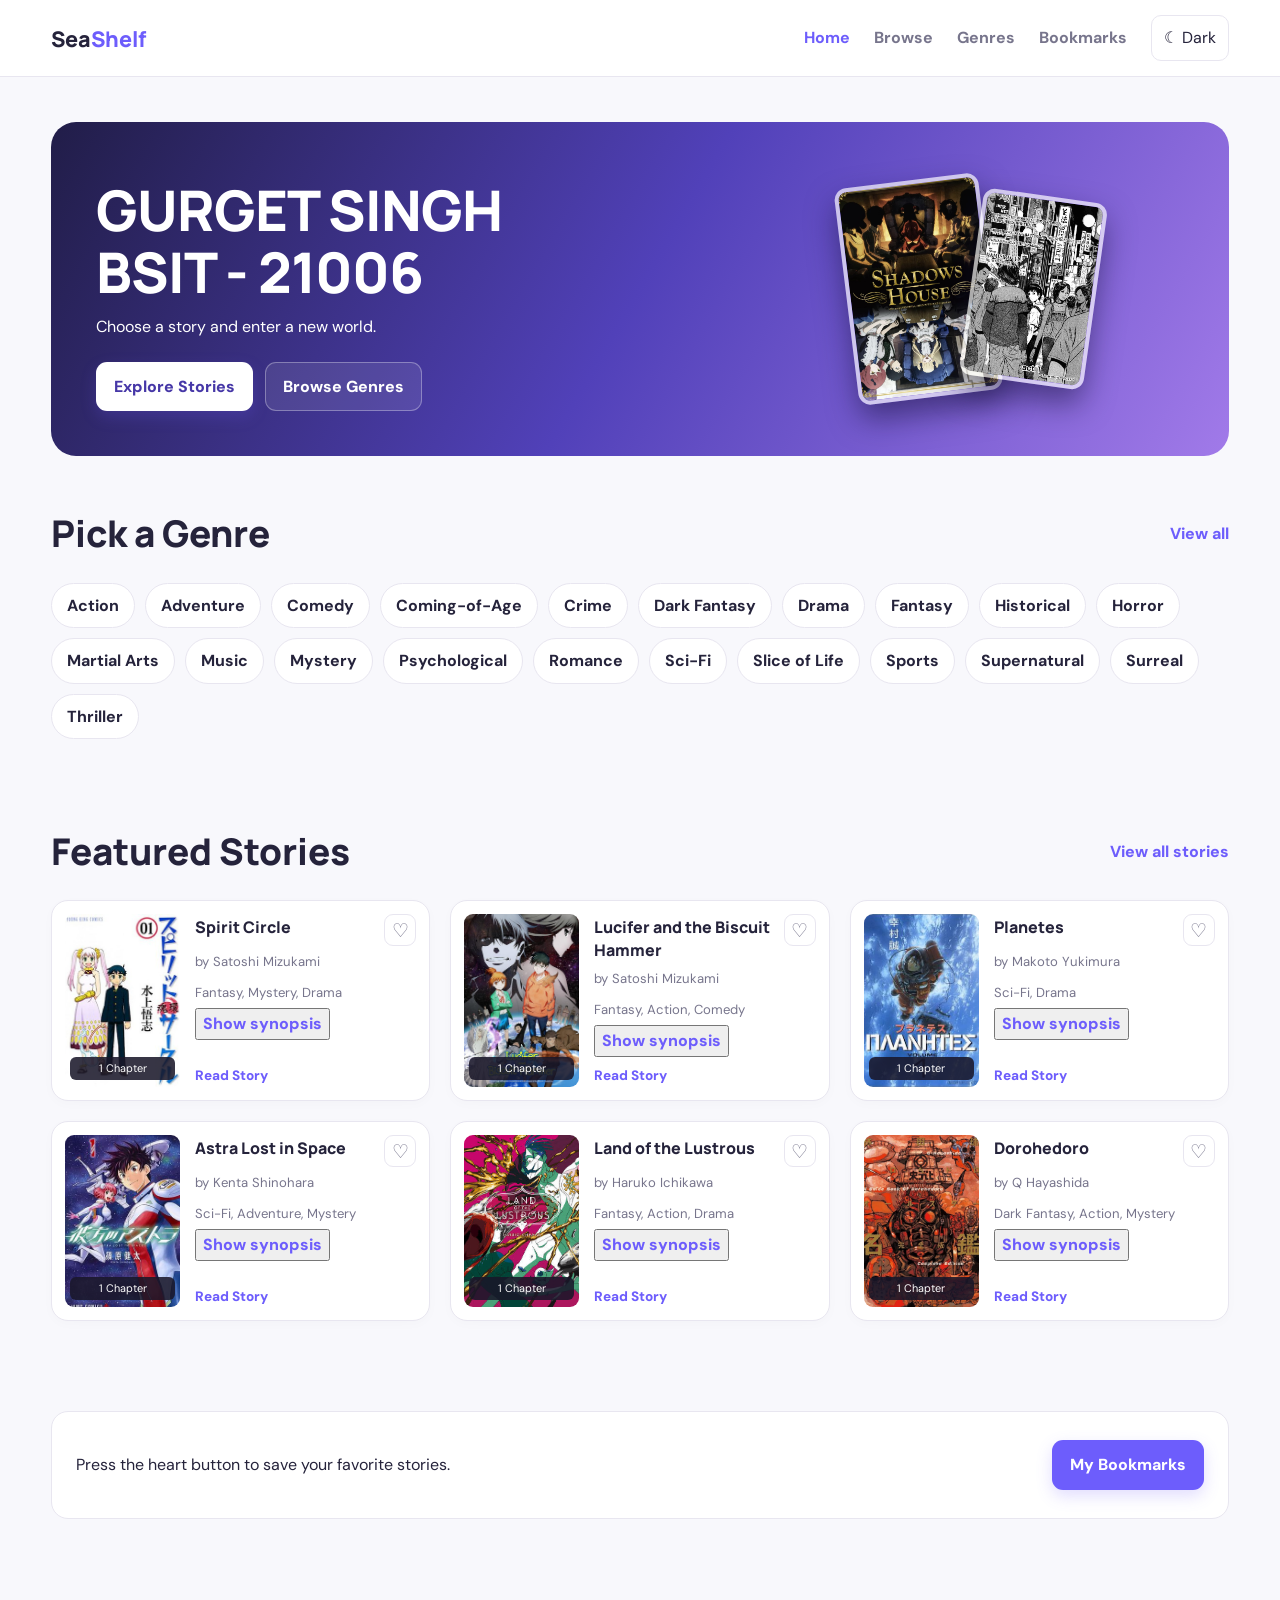
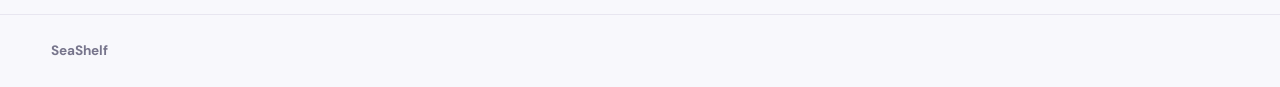
<file: index.html>
<!DOCTYPE html>
<html lang="en">
<head>
    <meta charset="UTF-8">
    <meta name="viewport" content="width=device-width, initial-scale=1.0">
    <title>SeaShelf</title>
    <link rel="stylesheet" href="style.css">
</head>
<body data-page="home">

<header class="site-header">
    <div class="container header-inner">
        <a class="brand" href="index.html">Sea<span>Shelf</span></a>

        <button class="icon-btn menu-toggle" id="menuToggle">☰</button>

        <nav class="site-nav" id="siteNav">
            <a class="active" href="index.html">Home</a>
            <a href="browse.html">Browse</a>
            <a href="genre.html">Genres</a>
            <a href="bookmarks.html">Bookmarks</a>
        </nav>

        <button class="icon-btn" id="themeToggle">☾ Dark</button>
    </div>
</header>

<main>
    <section class="hero">
        <div class="container">
            <div class="hero-panel">
                <div>
                    <h1>GURGET SINGH<br>BSIT - 21006</h1>
                       Choose a story and enter a new world.</p>

                    <div class="hero-actions">
                        <a class="button primary" href="browse.html">
                            Explore Stories 
                        </a>
                        <a class="button secondary" href="genre.html">
                            Browse Genres
                        </a>
                    </div>
                </div>

                <div class="hero-art">
                    <img src="images/shadow.jpg" alt="Featured book cover">
                    <img src="images/holy.jpeg" alt="Fantasy book cover">
                </div>
            </div>
        </div>
    </section>

    <section class="section container">
        <div class="section-head">
            <div>
                <h2>Pick a Genre</h2>
            </div>
            <a class="text-link" href="genre.html">View all </a>
        </div>

        <div class="genre-chips" id="genreChips"></div>
    </section>

    <section class="section container">
        <div class="section-head">
            <div>
                <h2>Featured Stories</h2>
            </div>
            <a class="text-link" href="browse.html">View all stories </a>
        </div>

        <div class="book-grid" id="featuredGrid"></div>
    </section>

    <section class="section container">
        <div class="next-story">
            <div>
                <p>Press the heart button to save your favorite stories.</p>
            </div>
            <a class="button primary" href="bookmarks.html">
                My Bookmarks 
            </a>
        </div>
    </section>
</main>

<footer class="site-footer">
    <div class="container footer-inner">
        <strong>SeaShelf</strong>
    </div>
</footer>
<div class="toast" id="toast" role="status"></div>
<script src="script.js"></script>
</body>
</html>
</file>
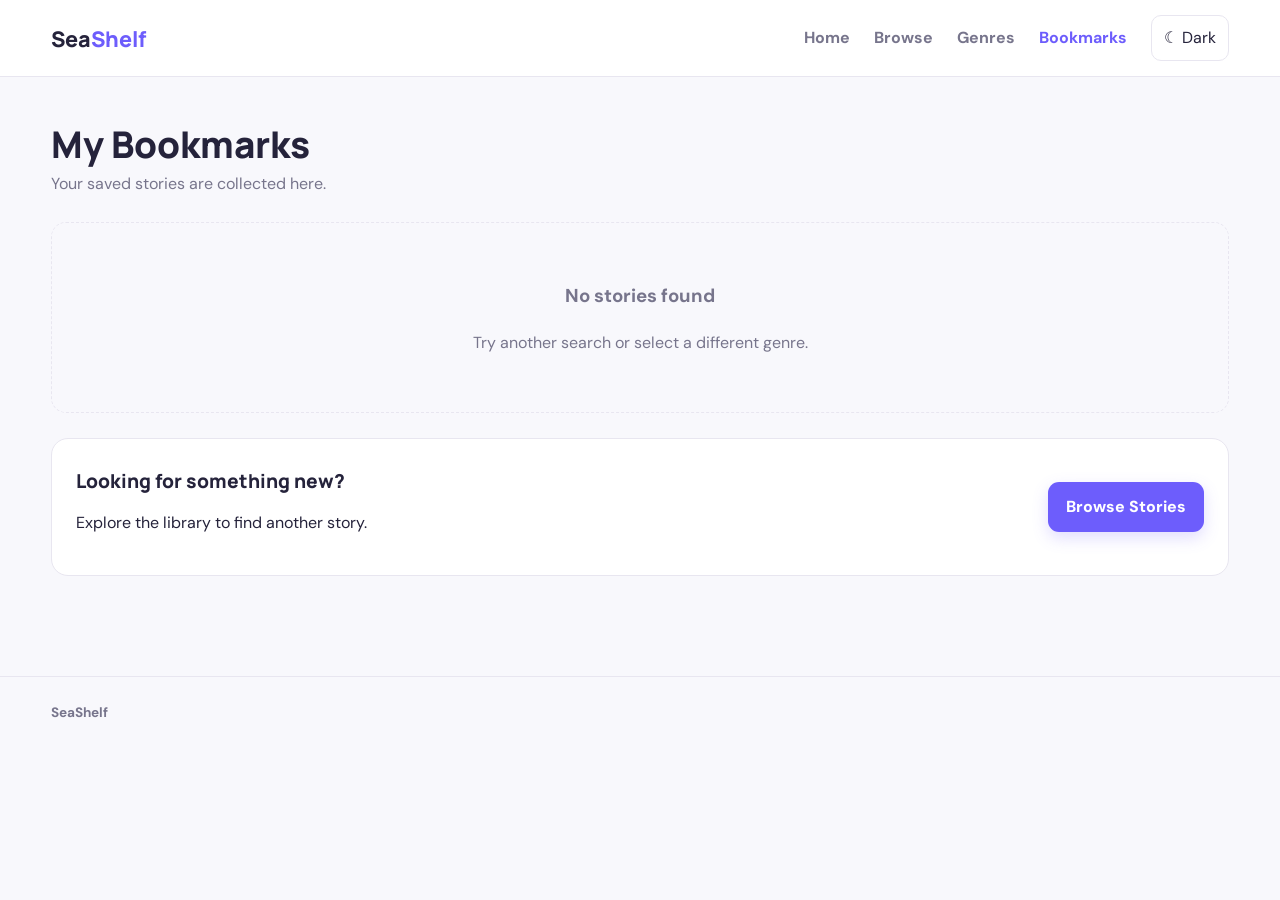
<file: bookmarks.html>
<!DOCTYPE html>
<html lang="en">
<head>
    <meta charset="UTF-8">
    <meta name="viewport" content="width=device-width, initial-scale=1.0">
    <title>SeaShelf</title>
    <link rel="stylesheet" href="style.css">
</head>
<body data-page="bookmarks">

<header class="site-header">
    <div class="container header-inner">
        <a class="brand" href="index.html">Sea<span>Shelf</span></a>
        <button class="icon-btn menu-toggle" id="menuToggle">☰</button>
        <nav class="site-nav" id="siteNav">
            <a href="index.html">Home</a>
            <a href="browse.html">Browse</a>
            <a href="genre.html">Genres</a>
            <a class="active" href="bookmarks.html">Bookmarks</a>
        </nav>
        <button class="icon-btn" id="themeToggle">☾ Dark</button>
    </div>
</header>

<main class="container page-top">
    <div class="page-heading">
        <h1>My Bookmarks</h1>
        <p>Your saved stories are collected here.</p>
    </div>

    <div class="book-grid" id="bookmarksGrid"></div>

    <div class="next-story">
        <div>
            <h3>Looking for something new?</h3>
            <p>Explore the library to find another story.</p>
        </div>
        <a class="button primary" href="browse.html">Browse Stories </a>
    </div>
</main>

<footer class="site-footer">
    <div class="container footer-inner">
        <strong>SeaShelf</strong>
    </div>
</footer>

<div class="toast" id="toast" role="status"></div>
<script src="script.js"></script>
</body>
</html>
</file>
<file: style.css>
@import url('https://fonts.googleapis.com/css2?family=DM+Sans:wght@400;500;600;700&family=Manrope:wght@400;600;700;800&display=swap');

:root {
    --bg: #f8f8fc;
    --surface: #ffffff;
    --text: #25233b;
    --muted: #77758c;
    --line: #e8e6f0;
    --accent: #6d5dfc;
    --soft: #f0edff;
    --shadow: 0 8px 25px rgba(40, 32, 90, 0.08);
}

* {
    box-sizing: border-box;
}

html {
    scroll-behavior: smooth;
}

body {
    margin: 0;
    background: var(--bg);
    color: var(--text);
    font-family: 'DM Sans', sans-serif;
    line-height: 1.6;
    transition: background .2s, color .2s;
}

a {
    color: inherit;
    text-decoration: none;
}

button,
input,
select {
    font: inherit;
}

.container {
    width: min(1180px, 92%);
    margin: auto;
}



.site-header {
    position: sticky;
    top: 0;
    z-index: 10;
    background: var(--surface);
    border-bottom: 1px solid var(--line);
}

.header-inner {
    min-height: 76px;
    display: flex;
    align-items: center;
    gap: 24px;
}

.brand {
    font: 800 1.35rem 'Manrope', sans-serif;
    white-space: nowrap;
}

.brand span {
    color: var(--accent);
}

.site-nav {
    display: flex;
    gap: 24px;
    margin-left: auto;
}

.site-nav a {
    color: var(--muted);
    font-weight: 700;
    transition: color .2s;
}

.site-nav a:hover,
.site-nav a.active {
    color: var(--accent);
}

.icon-btn {
    border: 1px solid var(--line);
    border-radius: 10px;
    padding: 9px 12px;
    background: var(--surface);
    color: var(--text);
    cursor: pointer;
}

.menu-toggle {
    display: none;
}



.hero {
    padding: 45px 0 25px;
}

.hero-panel {
    display: grid;
    grid-template-columns: 1.2fr .8fr;
    align-items: center;
    gap: 25px;
    padding: 45px;
    border-radius: 25px;
    color: white;
    background: linear-gradient(120deg, #211d48, #5141b9, #a17ae9);
    overflow: hidden;
}

.hero-panel h1 {
    font: 800 clamp(2.2rem, 5vw, 3.5rem)/1.1 'Manrope', sans-serif;
    margin: 12px 0;
    letter-spacing: -1px;
}

.hero-panel p {
    color: #e2deff;
}

.eyebrow {
    color: var(--accent);
    font-size: .76rem;
    font-weight: 800;
    letter-spacing: 1.5px;
    text-transform: uppercase;
}

.hero .eyebrow {
    color: #d8d1ff;
}

.hero-actions {
    display: flex;
    flex-wrap: wrap;
    gap: 12px;
    margin-top: 22px;
}

.hero-art {
    display: flex;
    align-items: center;
    justify-content: center;
}

.hero-art img {
    width: 145px;
    aspect-ratio: 2 / 3;
    object-fit: cover;
    border: 4px solid #ffffffaa;
    border-radius: 12px;
    box-shadow: 0 15px 30px #100b3480;
    transform: rotate(-7deg);
}

.hero-art img + img {
    width: 125px;
    margin-left: -20px;
    transform: rotate(8deg);
}



.button {
    display: inline-flex;
    justify-content: center;
    align-items: center;
    gap: 8px;
    padding: 11px 17px;
    border-radius: 11px;
    border: 1px solid transparent;
    font-weight: 800;
    cursor: pointer;
    transition: transform .2s, box-shadow .2s;
}

.button:hover {
    transform: translateY(-2px);
}

.button.primary {
    color: white;
    background: var(--accent);
    box-shadow: 0 6px 16px #6d5dfc35;
}

.button.secondary {
    color: var(--text);
    background: var(--surface);
    border-color: var(--line);
}

.hero .button.primary {
    color: #4637a7;
    background: white;
}

.hero .button.secondary {
    color: white;
    background: #ffffff18;
    border-color: #ffffff50;
}



.section {
    padding: 25px 0 40px;
}

.section-head {
    display: flex;
    justify-content: space-between;
    align-items: center;
    gap: 15px;
    margin-bottom: 22px;
}

.section-head h2,
.page-heading h1 {
    font: 800 clamp(1.7rem, 3vw, 2.3rem)/1.2 'Manrope', sans-serif;
    margin: 5px 0;
}

.section-head p,
.page-heading p {
    color: var(--muted);
    margin: 5px 0;
}

.text-link,
.read-link {
    color: var(--accent);
    font-weight: 800;
}

.genre-chips {
    display: flex;
    flex-wrap: wrap;
    gap: 10px;
    margin: 20px 0;
}

.genre-chip {
    padding: 9px 15px;
    border: 1px solid var(--line);
    border-radius: 30px;
    background: var(--surface);
    font-weight: 700;
    transition: .2s;
}

.genre-chip:hover {
    background: var(--soft);
    color: var(--accent);
    border-color: #c9c0ff;
}



.book-grid {
    display: grid;
    grid-template-columns: repeat(3, minmax(0, 1fr));
    gap: 20px;
}

.book-card {
    display: grid;
    grid-template-columns: 115px minmax(0, 1fr);
    gap: 15px;
    padding: 13px;
    border: 1px solid var(--line);
    border-radius: 17px;
    background: var(--surface);
    box-shadow: 0 3px 12px #29234b05;
    transition: transform .2s, box-shadow .2s;
}

.book-card:hover {
    transform: translateY(-4px);
    box-shadow: var(--shadow);
}

.cover-link {
    position: relative;
    display: block;
}

.book-cover {
    display: block;
    width: 100%;
    aspect-ratio: 2 / 3;
    object-fit: cover;
    border-radius: 9px;
    background: var(--soft);
}

.chapter-pill {
    position: absolute;
    bottom: 7px;
    left: 5px;
    right: 5px;
    padding: 3px;
    border-radius: 6px;
    background: #191629dd;
    color: white;
    text-align: center;
    font-size: .68rem;
}

.card-info {
    display: flex;
    flex-direction: column;
    align-items: flex-start;
    min-width: 0;
}

.card-title-row {
    display: flex;
    align-items: flex-start;
    gap: 5px;
    width: 100%;
}

.card-title-row h3 {
    flex: 1;
    margin: 2px 0;
    font: 800 1rem/1.4 'Manrope', sans-serif;
    overflow-wrap: anywhere;
}

.card-title-row h3 a:hover {
    color: var(--accent);
}

.bookmark-btn {
    width: 32px;
    height: 32px;
    flex-shrink: 0;
    border: 1px solid var(--line);
    border-radius: 9px;
    background: var(--surface);
    color: var(--muted);
    cursor: pointer;
    font-size: 1.2rem;
}

.bookmark-btn.is-saved {
    color: #ed4778;
    background: #fff0f4;
    border-color: #ffd1df;
}

.muted {
    color: var(--muted);
    font-size: .82rem;
    margin: 5px 0;
}

.card-synopsis {
    color: var(--muted);
    font-size: .81rem;
    line-height: 1.5;
    margin: 8px 0;
    display: -webkit-box;
    -webkit-line-clamp: 3;
    -webkit-box-orient: vertical;
    overflow: hidden;
}

.read-link {
    margin-top: auto;
    padding-top: 8px;
    font-size: .85rem;
}

.empty-state {
    grid-column: 1 / -1;
    padding: 40px 20px;
    text-align: center;
    color: var(--muted);
    border: 1px dashed var(--line);
    border-radius: 15px;
}


.page-top {
    padding-top: 40px;
    padding-bottom: 45px;
}

.page-heading {
    margin-bottom: 25px;
}

.filter-bar {
    display: flex;
    flex-wrap: wrap;
    gap: 12px;
    align-items: center;
    padding: 15px;
    border: 1px solid var(--line);
    border-radius: 15px;
    background: var(--surface);
    margin: 20px 0;
}

.filter-bar input {
    flex: 1;
    min-width: 200px;
}

.filter-bar input,
.filter-bar select {
    padding: 11px 13px;
    border: 1px solid var(--line);
    border-radius: 10px;
    background: var(--bg);
    color: var(--text);
    outline: none;
}

.filter-bar input:focus,
.filter-bar select:focus {
    border-color: var(--accent);
}

.result-line {
    color: var(--muted);
    font-size: .9rem;
}



.story-layout {
    max-width: 850px;
    margin: 0 auto;
}

.breadcrumbs {
    padding: 24px 0;
    color: var(--muted);
    font-size: .85rem;
}

.breadcrumbs a {
    color: var(--accent);
    font-weight: 700;
}

.story-heading {
    display: flex;
    justify-content: space-between;
    align-items: center;
    gap: 20px;
    margin-bottom: 20px;
}

.story-heading h1 {
    font: 800 clamp(2rem, 4vw, 3rem)/1.2 'Manrope', sans-serif;
    margin: 7px 0;
}

.story-banner {
    display: block;
    width: 100%;
    max-height: 390px;
    object-fit: cover;
    border-radius: 18px;
}

.synopsis-box {
    padding: 22px;
    margin: 24px 0;
    border-left: 4px solid var(--accent);
    border-radius: 0 14px 14px 0;
    background: var(--soft);
}

.synopsis-box h2 {
    margin: 0 0 8px;
    font: 800 1.1rem 'Manrope', sans-serif;
}

.synopsis-box p {
    color: var(--muted);
    margin: 0;
}

.reading-panel {
    padding: clamp(22px, 5vw, 50px);
    border: 1px solid var(--line);
    border-radius: 20px;
    background: var(--surface);
    box-shadow: var(--shadow);
    font-size: 1rem;
    line-height: 2;
}

.chapter-top {
    display: flex;
    justify-content: space-between;
    gap: 10px;
    padding-bottom: 14px;
    border-bottom: 1px solid var(--line);
    color: var(--accent);
    font-size: .75rem;
    font-weight: 800;
}

.reading-panel h2 {
    text-align: center;
    margin: 30px 0;
    font: 800 1.7rem 'Manrope', sans-serif;
}

.reading-panel p {
    margin-bottom: 22px;
}

.chapter-end {
    text-align: center;
    color: var(--muted);
    margin-top: 35px;
}

.reading-tools {
    display: flex;
    flex-wrap: wrap;
    align-items: center;
    justify-content: center;
    gap: 10px;
    margin: 20px 0;
}

.progress-wrap {
    margin: 25px 0 45px;
}

.progress-label {
    display: flex;
    justify-content: space-between;
    color: var(--muted);
    font-size: .85rem;
    margin-bottom: 8px;
}

.progress-track {
    height: 8px;
    border-radius: 20px;
    overflow: hidden;
    background: var(--line);
}

.progress-track div {
    height: 100%;
    width: 0;
    background: linear-gradient(90deg, var(--accent), #ff6584);
    transition: width .3s;
}

.completed {
    background: #138a61 !important;
}

.next-story {
    display: flex;
    align-items: center;
    justify-content: space-between;
    flex-wrap: wrap;
    gap: 15px;
    padding: 24px;
    margin: 25px 0;
    border: 1px solid var(--line);
    border-radius: 17px;
    background: var(--surface);
}

.next-story h3 {
    margin: 5px 0;
    font: 800 1.2rem 'Manrope', sans-serif;
}


.site-footer {
    margin-top: 30px;
    padding: 25px 0;
    border-top: 1px solid var(--line);
    color: var(--muted);
    font-size: .85rem;
}

.footer-inner {
    display: flex;
    flex-wrap: wrap;
    justify-content: space-between;
    align-items: center;
    gap: 12px;
}

.toast {
    position: fixed;
    z-index: 50;
    bottom: 24px;
    left: 50%;
    transform: translate(-50%, 20px);
    padding: 12px 18px;
    border-radius: 12px;
    background: #211d48;
    color: white;
    opacity: 0;
    pointer-events: none;
    transition: .25s;
}

.toast.show {
    opacity: 1;
    transform: translate(-50%, 0);
}



.dark-mode {
    --bg: #151521;
    --surface: #202031;
    --text: #f3f1ff;
    --muted: #aaa8c1;
    --line: #353449;
    --soft: #302b4d;
    --shadow: 0 10px 30px rgba(0, 0, 0, .2);
}

.dark-mode .bookmark-btn.is-saved {
    background: #472334;
    border-color: #713047;
}

@media (max-width: 1050px) {
    .book-grid {
        grid-template-columns: repeat(2, minmax(0, 1fr));
    }
}

@media (max-width: 720px) {
    .header-inner {
        min-height: 68px;
        gap: 10px;
    }

    .menu-toggle {
        display: inline-block;
    }

    .site-nav {
        display: none;
        position: absolute;
        top: 68px;
        left: 4%;
        right: 4%;
        padding: 12px;
        border: 1px solid var(--line);
        border-radius: 14px;
        background: var(--surface);
        box-shadow: var(--shadow);
        flex-direction: column;
        gap: 0;
    }

    .site-nav.nav-open {
        display: flex;
    }

    .site-nav a {
        padding: 10px;
    }

    .header-actions {
        margin-left: auto;
    }

    .hero {
        padding-top: 25px;
    }

    .hero-panel {
        grid-template-columns: 1fr;
        padding: 28px 23px;
    }

    .hero-art {
        justify-content: flex-start;
        padding: 10px;
    }

    .hero-art img {
        width: 110px;
    }

    .hero-art img + img {
        width: 95px;
    }

    .book-grid {
        grid-template-columns: 1fr;
        gap: 13px;
    }

    .book-card {
        grid-template-columns: 105px minmax(0, 1fr);
    }

    .section-head {
        align-items: flex-start;
    }

    .story-heading {
        align-items: flex-start;
        flex-direction: column;
    }

    .story-banner {
        max-height: 260px;
    }

    .filter-bar input {
        flex-basis: 100%;
    }

    .footer-inner {
        flex-direction: column;
        align-items: flex-start;
    }
}


.reading-panel p {
    white-space: pre-line;
    line-height: 1.9;
    margin-bottom: 1.5rem;
}

.card-synopsis[hidden] {
    display: none !important;
}
</file>
